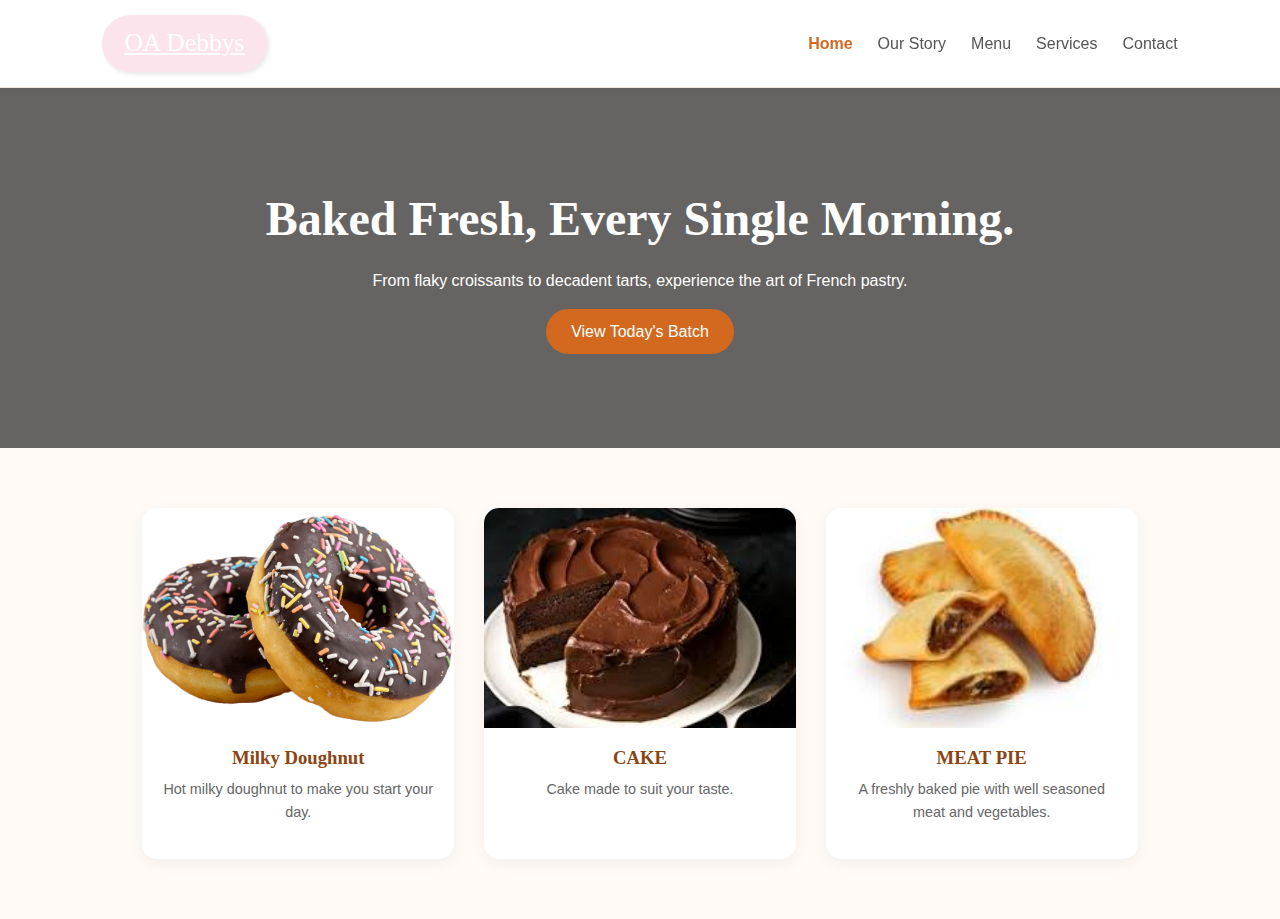
<file: index.html>
<!DOCTYPE html>
<html lang="en">
<head>
    <meta charset="UTF-8">
    <meta name="viewport" content="width=device-width, initial-scale=1.0">
    <title>OA Debbys Pastries Center | Artisan Pastries</title>
    <link rel="stylesheet" href="style.css">
</head>
<body>

    <nav>
        <a href="index.html" class="logo">OA Debbys</a>
        <ul>
            <li><a href="index.html" class="active">Home</a></li>
            <li><a href="about.html">Our Story</a></li>
            <li><a href="Menu.html">Menu</a></li>
            <li><a href="services.html">Services</a></li>
            <li><a href="contact.html">Contact</a></li>
        </ul>
    </nav>

    <header class="hero">
        <div class="hero-content">
            <h1>Baked Fresh, Every Single Morning.</h1>
            <p>From flaky croissants to decadent tarts, experience the art of French pastry.</p>
            <a href="Menu.html" class="btn-main">View Today's Batch</a>
        </div>
    </header>

    <section class="features">
        <div class="feature-card">
             <img src="pngtree-donut-chocolate-black-photo-png-image_6660148.png" alt="CHOCOLATE CAKE">
            <h3>Milky Doughnut</h3>
            <p>Hot milky doughnut to make you start your day.</p>
        </div>

        <div class="feature-card">
  <img src="download (7).jpg" alt="CAKE">
  <h3>CAKE</h3>
  <p>
    Cake made to suit your taste.
  </p>
</div>
        
        <div class="feature-card">
  <img src="download (6).jpg" alt="Meat pie">
  <h3>MEAT PIE</h3>
  <p>
    A freshly baked pie with well seasoned meat and vegetables.
  </p>
</div>
    

</body>
</html>
</file>
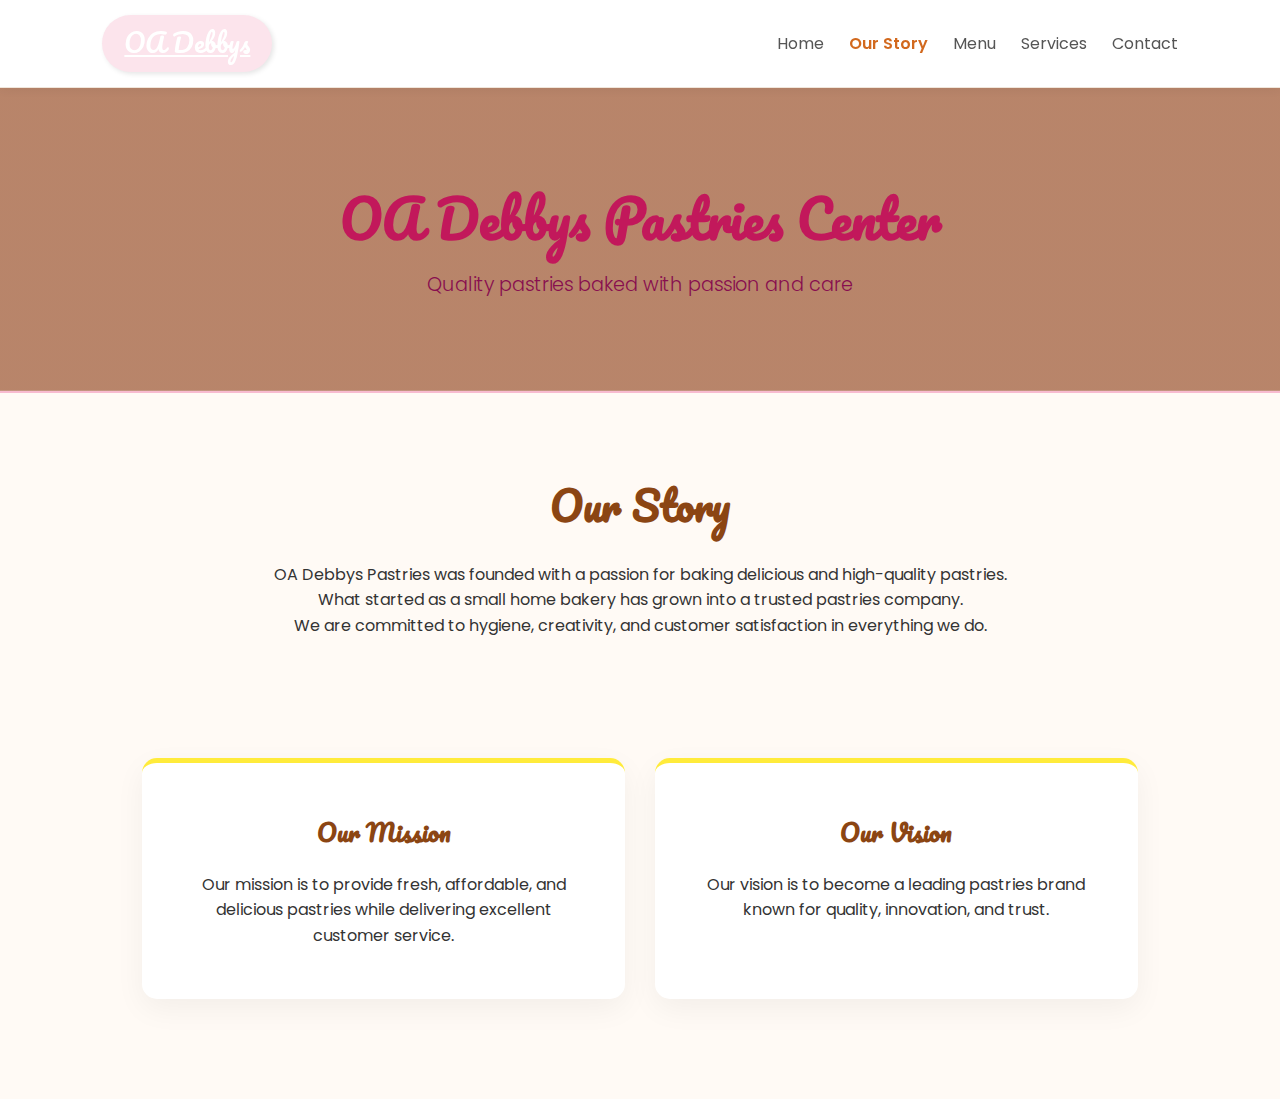
<file: about.html>
<!DOCTYPE html>
<html lang="en">
<head>
    <meta charset="UTF-8">
    <meta name="viewport" content="width=device-width, initial-scale=1.0">
    <title>OA DEBBYS Pastries Center | Artisan Pastries</title>
    <link rel="stylesheet" href="style.css">
    <link href="https://fonts.googleapis.com/css2?family=Pacifico&family=Poppins:wght@300;400;600&display=swap" rel="stylesheet">
</head>
<body>

    <nav>
      <a href="index.html" class="logo">OA Debbys</a>
      <ul>
        <li><a href="index.html">Home</a></li>
        <li><a href="about.html" class="active">Our Story</a></li>
        <li><a href="Menu.html">Menu</a></li>
        <li><a href="services.html">Services</a></li>
        <li><a href="contact.html">Contact</a></li>
      </ul>
    </nav>

  <header class="page-header">
    <h1>OA Debbys Pastries Center</h1>
    <p>Quality pastries baked with passion and care</p>
  </header>

  <section class="story">
    <h2>Our Story</h2>
    <p>OA Debbys Pastries was founded with a passion for baking delicious and high-quality pastries. What started as a small home bakery has grown into a trusted pastries company.</p>
    <p>We are committed to hygiene, creativity, and customer satisfaction in everything we do.</p>
  </section>

  <section class="mission-vision-container">
    <div class="card">
      <h2>Our Mission</h2>
      <p>Our mission is to provide fresh, affordable, and delicious pastries while delivering excellent customer service.</p>
    </div>

    <div class="card">
      <h2>Our Vision</h2>
      <p>Our vision is to become a leading pastries brand known for quality, innovation, and trust.</p>
    </div>
  </section>

<script src="script.js"></script>
</body>
</html>
</file>
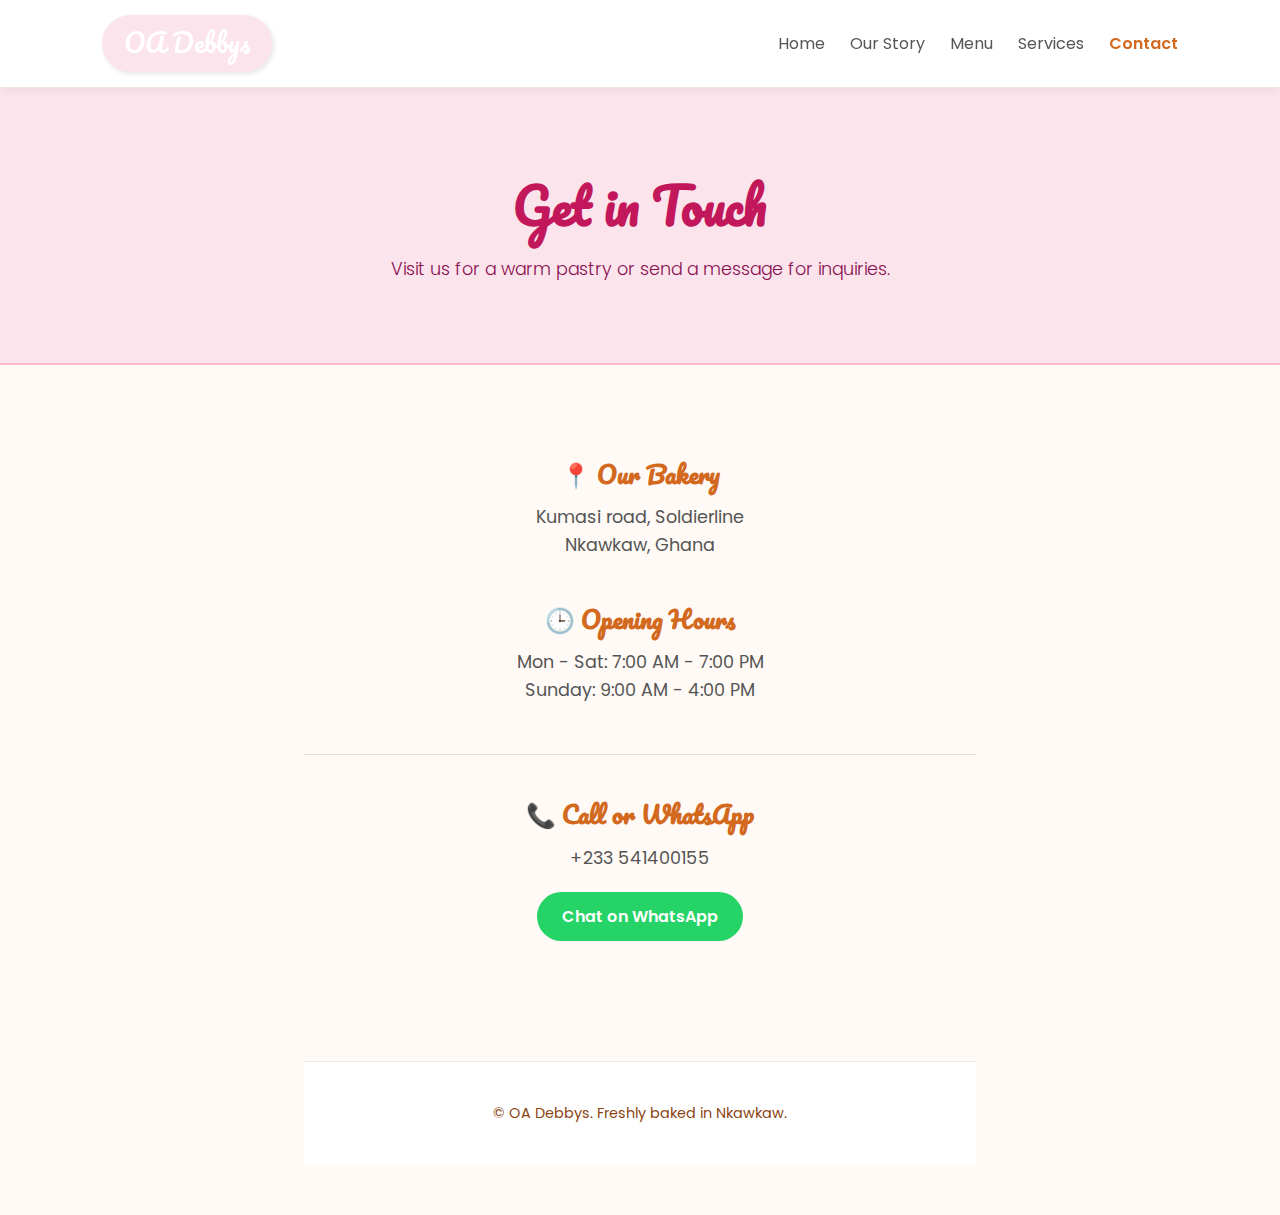
<file: contact.html>
<!DOCTYPE html>
<html lang="en">
<head>
    <meta charset="UTF-8">
    <meta name="viewport" content="width=device-width, initial-scale=1.0">
    <title>Contact Us | OA Debbys </title>
    <link rel="stylesheet" href="style.css">
    <link href="https://fonts.googleapis.com/css2?family=Pacifico&family=Poppins:wght@300;400;600&display=swap" rel="stylesheet">
</head>
<body>

    <nav>
        <div class="logo">OA Debbys </div>
        <ul>
            <li><a href="index.html">Home</a></li>
            <li><a href="about.html">Our Story</a></li>
            <li><a href="menu.html">Menu</a></li>
            <li><a href="services.html">Services</a></li>
            <li><a href="contact.html" class="active">Contact</a></li>
        </ul>
    </nav>

    <section class="contact-hero">
        <h1>Get in Touch</h1>
        <p>Visit us for a warm pastry or send a message for inquiries.</p>
    </section>

    <div class="contact-wrapper">
        <div class="contact-info">
            <div class="info-box">
                <h3>📍 Our Bakery</h3>
                <p>Kumasi road, Soldierline<br>Nkawkaw, Ghana</p>
              
                
    <div class="info-box">
    <h3>🕒 Opening Hours</h3>
    <p>Mon - Sat: 7:00 AM - 7:00 PM<br>Sunday: 9:00 AM - 4:00 PM</p>
    <p id="status-badge" style="font-weight: bold; margin-top: 10px;"></p> 
</div>
            <div class="info-box">
                <h3>📞 Call or WhatsApp</h3>
                <p>+233 541400155 </p>
                <a href="https://wa.me/233240000000" class="btn-whatsapp">Chat on WhatsApp</a>
            </div>
        </div>

    </div>

    <footer>
        <p>&copy; OA Debbys. Freshly baked in Nkawkaw.</p>
    </footer>
 
    

<script src="script.js"></script>
</body>
</html>
</file>
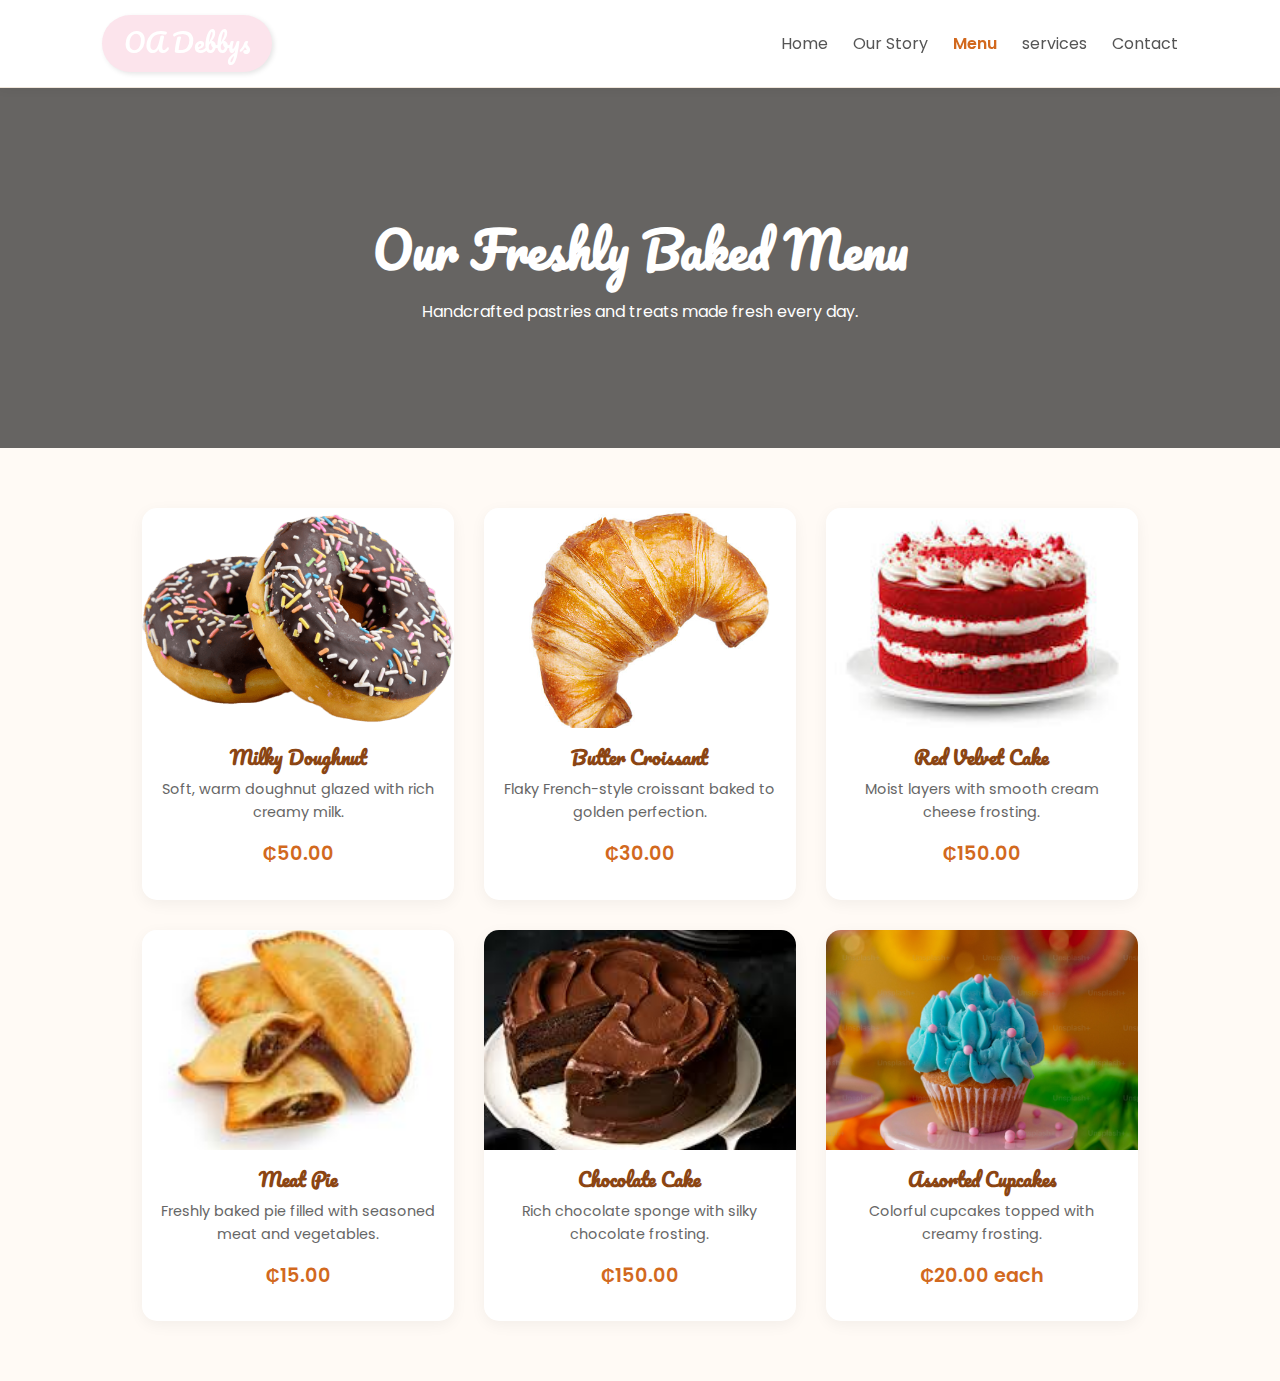
<file: Menu.html>
<!DOCTYPE html>
<html lang="en">
<head>
    <meta charset="UTF-8">
    <meta name="viewport" content="width=device-width, initial-scale=1.0">
    <title>Our Menu | OA Debbys</title>
    <link rel="stylesheet" href="style.css">
    <link href="https://fonts.googleapis.com/css2?family=Pacifico&family=Poppins:wght@300;400;600&display=swap" rel="stylesheet">
</head>
<body>

    <!-- Navigation -->
    <nav>
        <div class="logo">OA Debbys </div>
        <ul>
            <li><a href="index.html">Home</a></li>
            <li><a href="about.html">Our Story</a></li>
            <li><a href="Menu.html" class="active">Menu</a></li>
            <li><a href="services.html">services</a></li>
            <li><a href="contact.html">Contact</a></li>
        </ul>
    </nav>

    <!-- Menu Header -->
    <header class="hero">
        <div class="hero-content">
            <h1>Our Freshly Baked Menu</h1>
            <p>Handcrafted pastries and treats made fresh every day.</p>
        </div>
    </header>

    <!-- Menu Section -->
    <section class="features">

        <div class="feature-card">
            <img src="pngtree-donut-chocolate-black-photo-png-image_6660148.png" alt="Milky Doughnut">
            <h3>Milky Doughnut</h3>
            <p>Soft, warm doughnut glazed with rich creamy milk.</p>
            <span>₵50.00</span>
        </div>

        <div class="feature-card">
            <img src="croiss.jpg" alt="Croissant">
            <h3>Butter Croissant</h3>
            <p>Flaky French-style croissant baked to golden perfection.</p>
            <span>₵30.00</span>
        </div>

        <div class="feature-card">
            <img src="download (5).jpg" alt="Red Velvet Cake">
            <h3>Red Velvet Cake</h3>
            <p>Moist layers with smooth cream cheese frosting.</p>
            <span>₵150.00</span>
        </div>

        <div class="feature-card">
            <img src="download (6).jpg" alt="Meat Pie">
            <h3>Meat Pie</h3>
            <p>Freshly baked pie filled with seasoned meat and vegetables.</p>
            <span>₵15.00</span>
        </div>

        <div class="feature-card">
            <img src="download (7).jpg" alt="Chocolate Cake">
            <h3>Chocolate Cake</h3>
            <p>Rich chocolate sponge with silky chocolate frosting.</p>
            <span>₵150.00</span>
        </div>

        <div class="feature-card">
            <img src="cupp.jpg" alt="Cupcakes">
            <h3>Assorted Cupcakes</h3>
            <p>Colorful cupcakes topped with creamy frosting.</p>
            <span>₵20.00 each</span>
        </div>

    </section>
<div id="cart-counter" style="position: fixed; bottom: 20px; right: 20px; background: #d2691e; color: white; padding: 15px 25px; border-radius: 50px; shadow: 0 4px 10px rgba(0,0,0,0.3); display: none; z-index: 2000; font-weight: bold;">
    Items in Box: <span id="count">0</span>
</div>


</body>
</html>
</file>
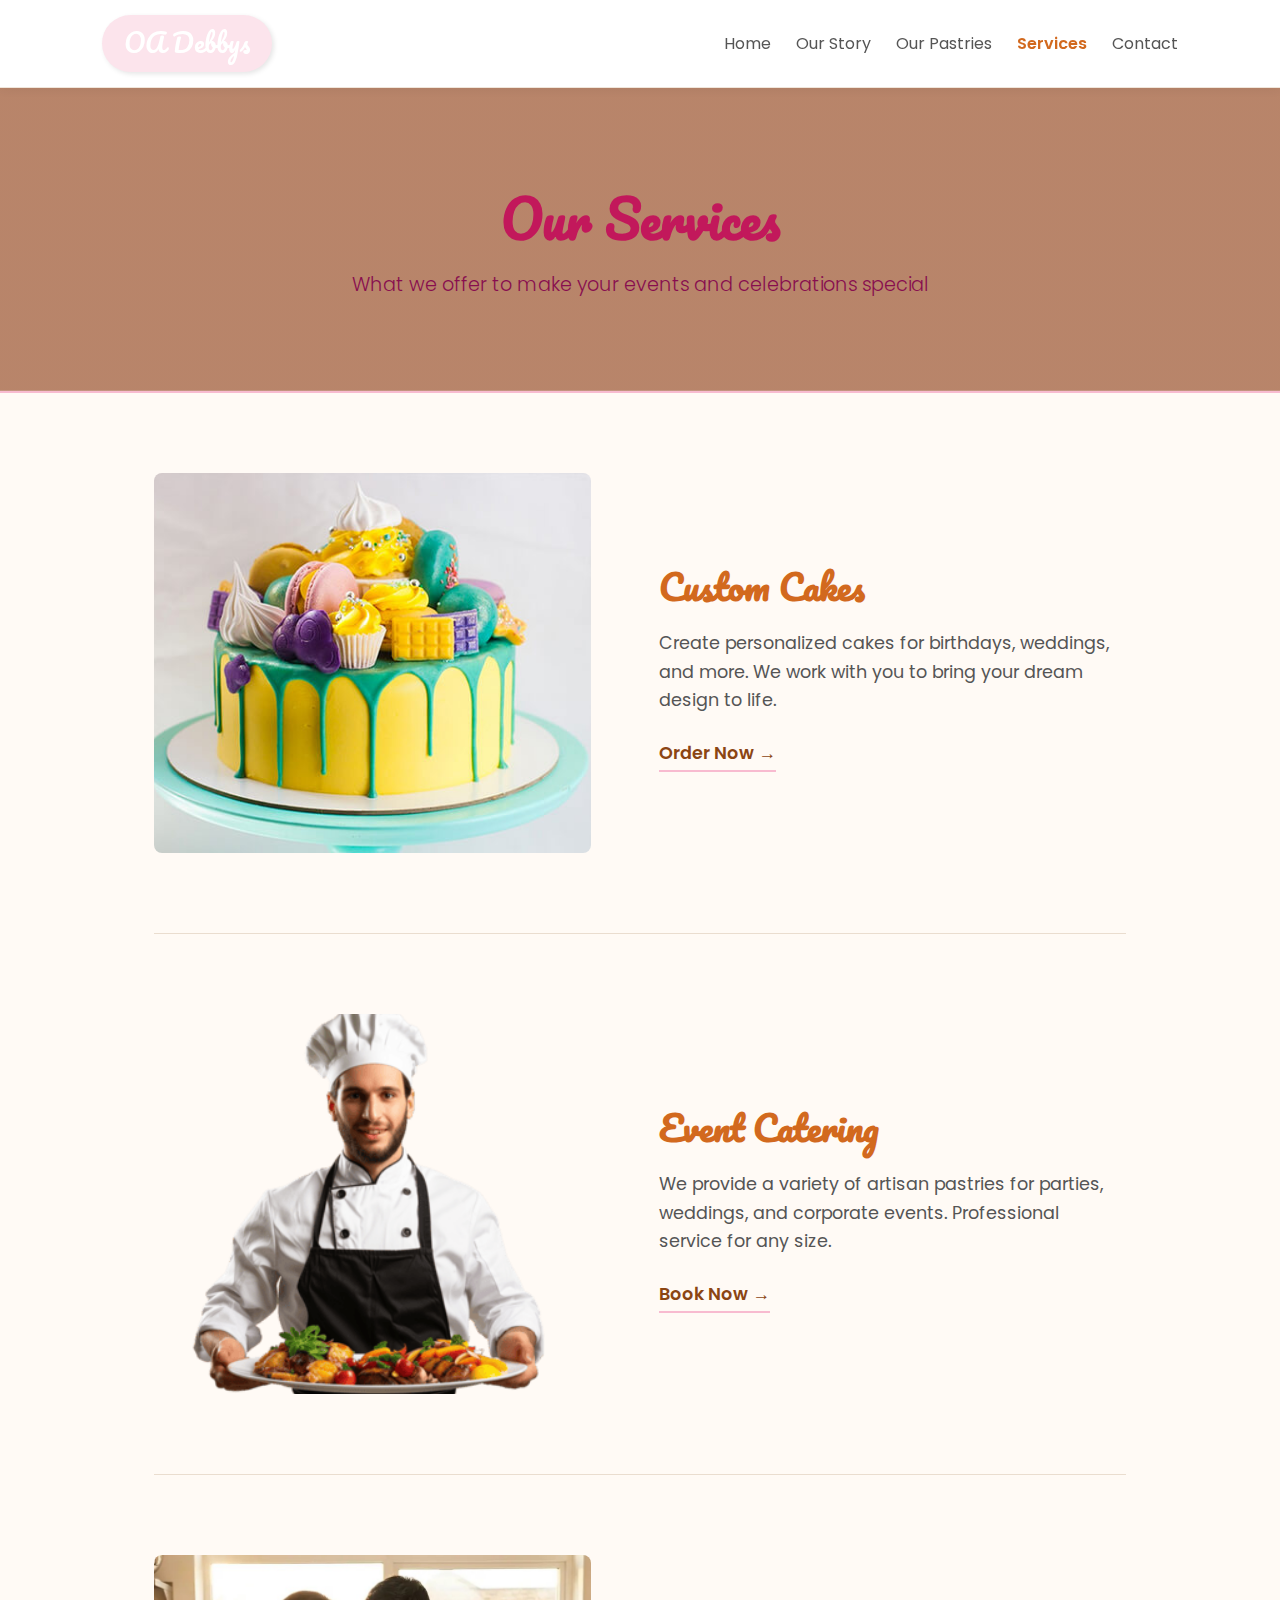
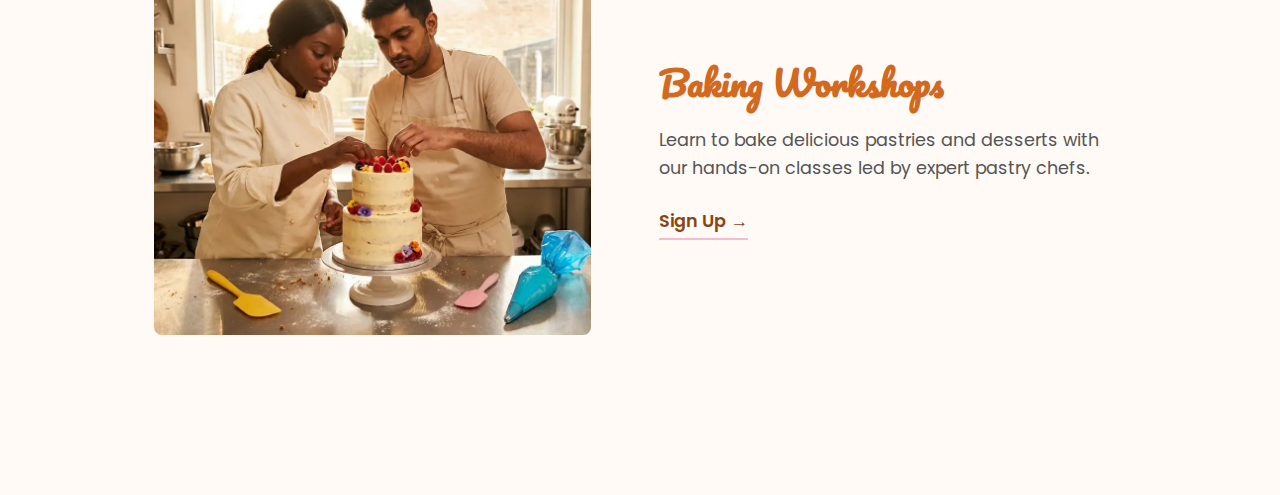
<file: services.html>
<!DOCTYPE html>
<html lang="en">
<head>
    <meta charset="UTF-8">
    <meta name="viewport" content="width=device-width, initial-scale=1.0">
    <title>Services | OA Debbys</title>
    <link rel="stylesheet" href="style.css">
    <link href="https://fonts.googleapis.com/css2?family=Pacifico&family=Poppins:wght@300;400;600&display=swap" rel="stylesheet">
</head>
<body class="services-page">

    <!-- Navigation Bar -->
    <nav>
        <div class="logo">OA Debbys</div>
        <ul>
            <li><a href="index.html">Home</a></li>
            <li><a href="about.html">Our Story</a></li>
            <li><a href="menu.html">Our Pastries</a></li>
            <li><a href="services.html" class="active">Services</a></li>
            <li><a href="contact.html">Contact</a></li>
        </ul>
    </nav>

    <!-- Page Header -->
    <header class="page-header">
        <h1>Our Services</h1>
        <p>What we offer to make your events and celebrations special</p>
    </header>

    <section class="services-container">

    <article class="service-row">
        <div class="service-image">
            <img src="custom-cake-Bakemart-At-Home.jpg" alt="Custom Cakes">
        </div>
        <div class="service-content">
            <h3>Custom Cakes</h3>
            <p>Create personalized cakes for birthdays, weddings, and more. We work with you to bring your dream design to life.</p>
            <a href="contact.html" class="action-link">Order Now &rarr;</a>
        </div>
    </article>

    <article class="service-row">
        <div class="service-image">
            <img src="chef.png" alt="Event Catering">
        </div>
        <div class="service-content">
            <h3>Event Catering</h3>
            <p>We provide a variety of artisan pastries for parties, weddings, and corporate events. Professional service for any size.</p>
            <a href="contact.html" class="action-link">Book Now &rarr;</a>
        </div>
    </article>

    <article class="service-row">
        <div class="service-image">
            <img src="image.jpg" alt="Baking Workshops">
        </div>
        <div class="service-content">
            <h3>Baking Workshops</h3>
            <p>Learn to bake delicious pastries and desserts with our hands-on classes led by expert pastry chefs.</p>
            <a href="contact.html" class="action-link">Sign Up &rarr;</a>
        </div>
    </article>

</section>
<script src="script.js"></script>
</body>
</html>
</file>
<file: style.css>
/* --- index--- */
* {
    margin: 0;
    padding: 0;
    box-sizing: border-box;
}

body {
    font-family: 'Poppins', sans-serif;
    line-height: 1.6;
    color: #333;
    background-color: #fdfaf7;
}

/* --- Navigation --- */
nav {
    display: flex;
    justify-content: space-between;
    align-items: center;
    padding: 20px 10%;
    background-color: #fff;
    box-shadow: 0 2px 10px rgba(0,0,0,0.05);
    position: sticky;
    top: 0;
    z-index: 1000;
}

.logo {
    font-family: 'Pacifico', cursive;
    font-size: 1.8rem;
    /* CHANGED: Now using a rich brown */
    color: #8b4513; 
}

nav ul {
    display: flex;
    list-style: none;
}

nav ul li {
    margin-left: 25px;
}

nav ul li a {
    text-decoration: none;
    color: #555;
    transition: color 0.3s;
}

nav ul li a:hover, .active {
    color: #d2691e;
    font-weight: 600;
}

/* --- Hero Section --- */
.hero {
    height: 60vh;
    background: linear-gradient(rgba(0,0,0,0.5), rgba(0,0,0,0.5)), 
                url('https://images.unsplash.com/photo-1517433367423-c7e5b0f35086?auto=format&fit=crop&w=1600&q=80'); 
    background-size: cover;
    background-position: center;
    display: flex;
    align-items: center;
    justify-content: center;
    text-align: center;
    color: white;
    padding: 0 20px;
}

.hero-content h1 {
    font-family: 'Pacifico', cursive;
    font-size: 2.8rem;
    margin-bottom: 10px;
}

.btn-main {
    background-color: #d2691e;
    color: white;
    padding: 10px 25px;
    text-decoration: none;
    border-radius: 50px;
    display: inline-block;
    margin-top: 15px;
    transition: 0.3s;
}

/* --- Features Section --- */
.features {
    display: flex;           
    justify-content: center;  
    gap: 20px;               
    padding: 60px 5%;        
    max-width: 1200px;       
    margin: 0 auto;          
}

.feature-card {
    flex: 1;                 
    background: #fff;
    border-radius: 15px;
    text-align: center;
    overflow: hidden;
    box-shadow: 0 5px 15px rgba(0,0,0,0.08);
    display: flex;
    flex-direction: column;
    padding-bottom: 20px;
}

.feature-card img {
    width: 100%;
    height: 200px;
    object-fit: cover;
    display: block;
}

.feature-card h3 {
    font-family: 'Pacifico', cursive;
    color: #d2691e;
    margin: 15px 10px 5px;
}

.feature-card p {
    font-size: 0.9rem;
    color: #666;
    padding: 0 15px;
}

/* --- Responsive for Mobile --- */
@media (max-width: 768px) {
    .features {
        flex-direction: column;
        align-items: center;
    }
    .feature-card {
        width: 100%;
        max-width: 320px;
    }
}

/* --- about --- */
/* --- Global Styles --- */
* {
    margin: 0;
    padding: 0;
    box-sizing: border-box;
}

body {
    font-family: 'Poppins', sans-serif;
    line-height: 1.6;
    color: #443; 
    background-color: #fffaf5; /* Creamy background for the page */
}

/* --- Navigation --- */
nav {
    display: flex;
    justify-content: space-between;
    align-items: center;
    padding: 15px 8%;
    background-color: #fff;
    box-shadow: 0 2px 10px rgba(0,0,0,0.05);
    position: sticky;
    top: 0;
    z-index: 1000;
}

/* --- Logo with Yellow Background --- */
.logo {
    font-family: 'Pacifico', cursive;
    font-size: 1.4rem;
    color: #8b4513;           /* Rich Brown Text */
    background-color: #ffeb3b; /* Vibrant Yellow Background */
    padding: 8px 20px;        /* Spacing inside the yellow box */
    border-radius: 50px;      /* Pill shape */
    box-shadow: 2px 2px 5px rgba(0,0,0,0.1);
}

nav ul {
    display: flex;
    list-style: none;
}

nav ul li {
    margin-left: 20px;
}

nav ul li a {
    text-decoration: none;
    color: #555;
    font-weight: 400;
    transition: 0.3s;
}

nav ul li a:hover, .active {
    color: #d2691e;
    font-weight: 600;
}

/* --- Page Header (Hero Area) --- */
.page-header {
    text-align: center;
    padding: 100px 20px;
    background: linear-gradient(rgba(139, 69, 19, 0.6), rgba(139, 69, 19, 0.6)), 
                url('https://images.unsplash.com/photo-1509440159596-0249088772ff?auto=format&fit=crop&w=1200&q=80');
    background-size: cover;
    background-position: center;
    color: white;
}

.page-header h1 {
    font-family: 'Pacifico', cursive;
    font-size: 3.5rem;
    margin-bottom: 10px;
}

.page-header p {
    font-size: 1.2rem;
    font-weight: 300;
}

/* --- Our Story Section --- */
.story {
    max-width: 800px;
    margin: 80px auto;
    text-align: center;
    padding: 0 20px;
}

.story h2 {
    font-family: 'Pacifico', cursive;
    color: #8b4513;
    font-size: 2.5rem;
    margin-bottom: 25px;
}

/* --- Mission & Vision Container --- */
.mission-vision-container {
    display: flex;
    justify-content: center;
    gap: 30px;
    padding: 40px 8% 100px;
    max-width: 1200px;
    margin: 0 auto;
}

/* --- Mission & Vision Cards --- */
.card {
    flex: 1;
    background: #fff;
    padding: 50px 35px;
    border-radius: 15px;
    text-align: center;
    box-shadow: 0 10px 30px rgba(0,0,0,0.05);
    border-top: 5px solid #ffeb3b; /* Yellow accent to match the logo */
    transition: transform 0.3s ease;
}

.card:hover {
    transform: translateY(-10px);
}

.card h2 {
    font-family: 'Pacifico', cursive;
    color: #8b4513;
    margin-bottom: 20px;
}

/* --- Mobile View --- */
@media (max-width: 768px) {
    .mission-vision-container {
        flex-direction: column;
    }
    .logo {
        font-size: 1.1rem;
        padding: 6px 15px;
    }
}





/* --- menu --- */
* {
    margin: 0;
    padding: 0;
    box-sizing: border-box;
}

body {
    font-family: 'Poppins', sans-serif;
    background-color: #fffaf5;
    color: #333;
    line-height: 1.6;
}

/* --- Navigation --- */
nav {
    display: flex;
    justify-content: space-between;
    align-items: center;
    padding: 20px 8%;
    background-color: #fff;
    box-shadow: 0 2px 10px rgba(0,0,0,0.05);
    position: sticky;
    top: 0;
    z-index: 1000;
}

.logo {
    font-family: 'Pacifico', cursive;
    font-size: 1.5rem;
    color: #8b4513;
}

nav ul {
    display: flex;
    list-style: none;
}

nav ul li {
    margin-left: 20px;
}

nav ul li a {
    text-decoration: none;
    color: #555;
    font-weight: 400;
    transition: 0.3s;
}

nav ul li a:hover, .active {
    color: #d2691e;
    font-weight: 600;
}

/* --- Menu Hero Section --- */
.hero {
    background: linear-gradient(rgba(0,0,0,0.6), rgba(0,0,0,0.6)), 
                url('https://images.unsplash.com/photo-1555507036-ab1f4038808a?auto=format&fit=crop&w=1200&q=80');
    background-size: cover;
    background-position: center;
    height: 40vh;
    display: flex;
    align-items: center;
    justify-content: center;
    text-align: center;
    color: white;
}

.hero-content h1 {
    font-family: 'Pacifico', cursive;
    font-size: 3rem;
    margin-bottom: 10px;
}

/* --- Menu Grid (The Features Section) --- */
.features {
    display: grid;
    /* This creates 3 equal columns that automatically adjust */
    grid-template-columns: repeat(3, 1fr); 
    gap: 30px;
    padding: 60px 8%;
    max-width: 1200px;
    margin: 0 auto;
}

/* --- Individual Menu Card --- */
.feature-card {
    background: #fff;
    border-radius: 15px;
    overflow: hidden;
    text-align: center;
    box-shadow: 0 4px 15px rgba(0,0,0,0.05);
    transition: transform 0.3s ease;
    padding-bottom: 20px;
    display: flex;
    flex-direction: column;
}

.feature-card:hover {
    transform: translateY(-8px);
}

.feature-card img {
    width: 100%;
    height: 220px;
    object-fit: cover;
    display: block;
}

.feature-card h3 {
    font-family: 'Pacifico', cursive;
    color: #8b4513;
    margin: 15px 10px 5px;
}

.feature-card p {
    font-size: 0.9rem;
    color: #666;
    padding: 0 15px;
    margin-bottom: 15px;
    flex-grow: 1; /* Ensures buttons/prices line up even if text length varies */
}

/* --- Price Styling --- */
.feature-card span {
    display: block;
    font-weight: 600;
    color: #d2691e;
    font-size: 1.2rem;
    margin-bottom: 10px;
}

/* --- Responsive Layout --- */

/* For Tablets (2 columns) */
@media (max-width: 992px) {
    .features {
        grid-template-columns: repeat(2, 1fr);
    }
}

/* For Phones (1 column) */
@media (max-width: 600px) {
    .features {
        grid-template-columns: 1fr;
    }
    .hero-content h1 {
        font-size: 2.2rem;
    }
}







/* --- service --- */
/* --- Global Styles --- */
* {
    margin: 0;
    padding: 0;
    box-sizing: border-box;
}

body {
    font-family: 'Poppins', sans-serif;
    background-color: #fffaf5; /* Warm cream background */
    color: #333;
    line-height: 1.6;
}

/* --- Navigation --- */
nav {
    display: flex;
    justify-content: space-between;
    align-items: center;
    padding: 15px 8%;
    background-color: #fff;
    border-bottom: 1px solid #f0e6db;
    position: sticky;
    top: 0;
    z-index: 1000;
}

/* Pink Logo Background */
.logo {
    font-family: 'Pacifico', cursive;
    font-size: 1.6rem;
    color: #fff;              /* White text */
    background-color: #fce4ec; /* Soft Pink */
    padding: 8px 22px;
    border-radius: 50px;      /* Pill shape */
    font-weight: normal;
}

nav ul {
    display: flex;
    list-style: none;
}

nav ul li {
    margin-left: 25px;
}

nav ul li a {
    text-decoration: none;
    color: #555;
    font-weight: 400;
    transition: 0.3s;
}

nav ul li a:hover, .active {
    color: #d2691e;
    font-weight: 600;
}

/* --- Page Header (Pink Background) --- */
.page-header {
    text-align: center;
    padding: 90px 20px;
    background-color: #fce4ec; /* Pink background */
    border-bottom: 2px solid #f8bbd0;
}

.page-header h1 {
    font-family: 'Pacifico', cursive;
    font-size: 3.2rem;
    color: #c2185b; /* Deep berry pink */
    margin-bottom: 10px;
}

.page-header p {
    font-size: 1.2rem;
    color: #880e4f;
    font-weight: 300;
}

/* --- Services Container --- */
.services-container {
    max-width: 1100px;
    margin: 0 auto;
    padding: 0 5% 80px;
}

/* --- Horizontal Row Layout (Flexbox) --- */
.service-row {
    display: flex;
    align-items: center;
    justify-content: space-between;
    padding: 80px 0;
    border-bottom: 1px solid #eaddcf; /* Simple line divider */
}

/* Remove divider from the last service */
.service-row:last-child {
    border-bottom: none;
}

/* Image Styling */
.service-image {
    flex: 0 0 45%; /* Image takes 45% width */
}

.service-image img {
    width: 100%;
    height: 380px;
    object-fit: cover; /* Ensures image isn't squashed */
    border-radius: 8px; /* Soft edges */
    display: block;
}

/* Text Styling */
.service-content {
    flex: 0 0 48%; /* Text takes 48% width */
}

.service-content h3 {
    font-family: 'Pacifico', cursive;
    font-size: 2.2rem;
    color: #d2691e;
    margin-bottom: 15px;
}

.service-content p {
    font-size: 1.1rem;
    color: #555;
    margin-bottom: 25px;
}

/* Artisan Action Link (Underlined) */
.action-link {
    text-decoration: none;
    color: #8b4513;
    font-weight: 600;
    font-size: 1.1rem;
    padding-bottom: 5px;
    border-bottom: 2px solid #f8bbd0; /* Pink underline */
    transition: 0.3s ease;
}

.action-link:hover {
    color: #c2185b;
    padding-left: 10px; /* Moves slightly to the right */
}

/* --- Responsive (Mobile View) --- */
@media (max-width: 850px) {
    .service-row {
        flex-direction: column; /* Stack image above text */
        text-align: center;
        padding: 50px 0;
    }

    .service-image, .service-content {
        flex: 0 0 100%;
        width: 100%;
    }

    .service-image {
        margin-bottom: 30px;
    }

    .service-image img {
        height: 280px;
    }
}






/* --- contact --- */
* {
    margin: 0;
    padding: 0;
    box-sizing: border-box;
}

body {
    font-family: 'Poppins', sans-serif;
    background-color: #fffaf5; /* Creamy background */
    color: #333;
    line-height: 1.6;
}

/* --- Navigation --- */
nav {
    display: flex;
    justify-content: space-between;
    align-items: center;
    padding: 15px 8%;
    background-color: #fff;
    border-bottom: 1px solid #f0e6db;
}

/* Pink Logo Background */
.logo {
    font-family: 'Pacifico', cursive;
    font-size: 1.6rem;
    color: #fff;              /* White text */
    background-color: #fce4ec; /* Soft Pink */
    padding: 8px 22px;
    border-radius: 50px;      /* Pill shape */
}

nav ul {
    display: flex;
    list-style: none;
}

nav ul li {
    margin-left: 25px;
}

nav ul li a {
    text-decoration: none;
    color: #555;
    transition: 0.3s;
}

nav ul li a:hover, .active {
    color: #d2691e; /* Brownish-orange for active links */
    font-weight: 600;
}

/* --- Contact Hero (Pink Header) --- */
.contact-hero {
    text-align: center;
    padding: 80px 20px;
    background-color: #fce4ec; /* Matching pink theme */
    border-bottom: 2px solid #f8bbd0;
}

.contact-hero h1 {
    font-family: 'Pacifico', cursive;
    font-size: 3rem;
    color: #c2185b; /* Deep berry pink */
    margin-bottom: 10px;
}

.contact-hero p {
    font-size: 1.1rem;
    color: #880e4f;
    font-weight: 300;
}

/* --- Contact Info Row Layout --- */
.contact-wrapper {
    max-width: 800px;
    margin: 50px auto;
    padding: 0 5%;
}

.contact-info {
    display: flex;
    flex-direction: column; /* Vertical stack for horizontal rows */
    gap: 0; 
}

/* Individual Row Item */
.info-box {
    display: flex;
    flex-direction: column;
    padding: 40px 0;
    border-bottom: 1px solid #eaddcf; /* Divider line between rows */
    text-align: center;
}

.info-box:last-child {
    border-bottom: none; /* Removes line from the last row */
}

.info-box h3 {
    font-family: 'Pacifico', cursive;
    color: #d2691e;
    font-size: 1.5rem;
    margin-bottom: 10px;
}

.info-box p {
    font-size: 1.1rem;
    color: #555;
}

/* --- WhatsApp Button --- */
.btn-whatsapp {
    display: inline-block;
    margin-top: 20px;
    padding: 12px 25px;
    background-color: #25D366; /* Official WhatsApp Green */
    color: white;
    text-decoration: none;
    border-radius: 50px;
    font-weight: 600;
    transition: transform 0.3s, background 0.3s;
    align-self: center; /* Centers button in the row */
}

.btn-whatsapp:hover {
    background-color: #128C7E;
    transform: scale(1.05);
}

/* --- Footer --- */
footer {
    text-align: center;
    padding: 40px 20px;
    background-color: #fff;
    border-top: 1px solid #f0e6db;
    margin-top: 40px;
    color: #8b4513;
    font-size: 0.9rem;
}

/* --- Mobile View --- */
@media (max-width: 600px) {
    .contact-hero h1 {
        font-size: 2.2rem;
    }
}
</file>
